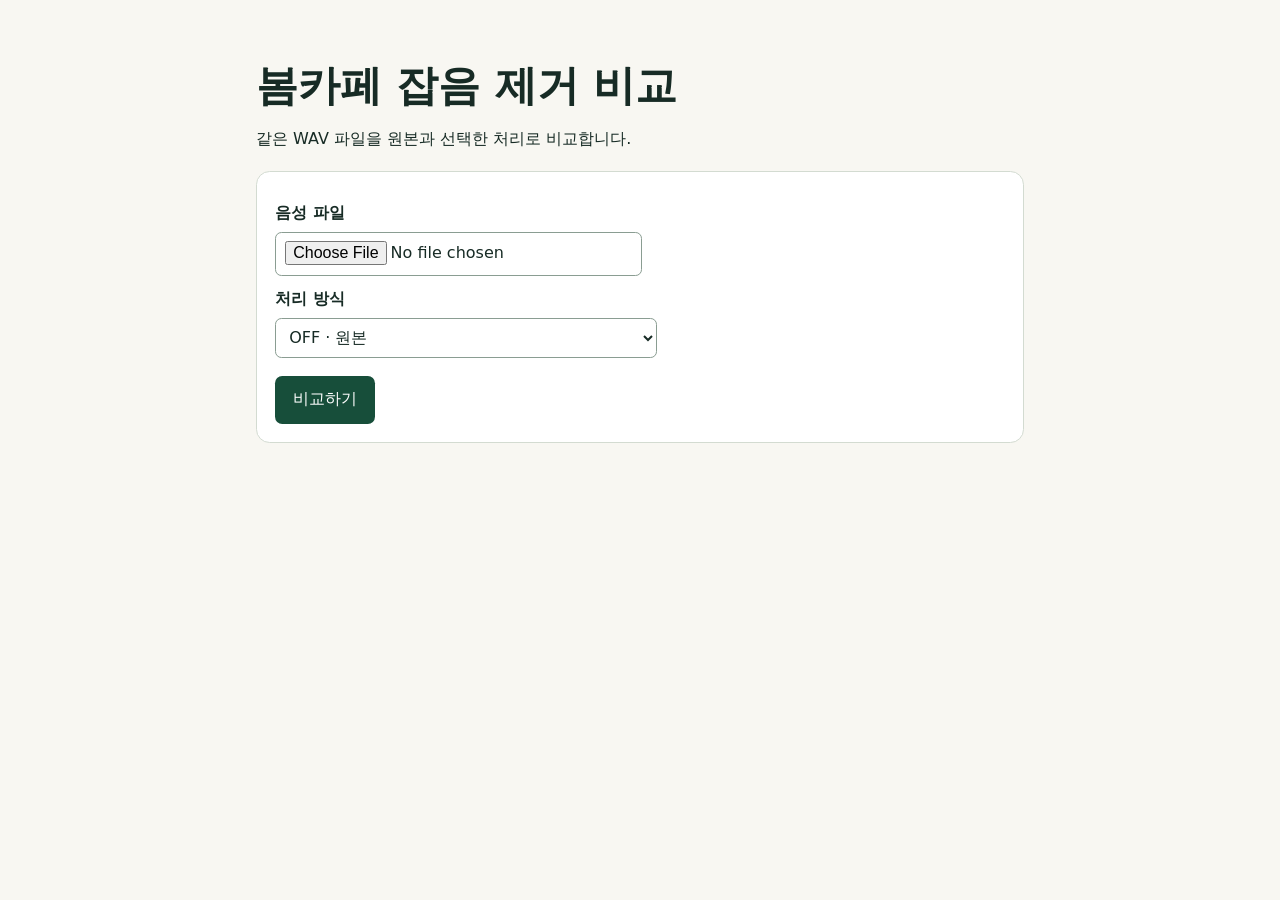
<file: ai/noise-reduction/demo.html>
<!doctype html>
<html lang="ko">
<head><meta charset="utf-8"><meta name="viewport" content="width=device-width, initial-scale=1"><title>봄카페 잡음 제거 비교</title>
<style>
*{box-sizing:border-box}body{margin:0;background:#f8f7f2;color:#172b25;font:1rem/1.55 'Malgun Gothic',system-ui,sans-serif}main{max-width:55rem;margin:auto;padding:clamp(1.25rem,5vw,3.5rem)}h1{font-size:clamp(1.65rem,5vw,2.6rem);line-height:1.2;margin:.3rem 0 1rem}h2{font-size:1.2rem;margin:0 0 .9rem}p{margin:.4rem 0 1.2rem}form,section{background:white;border:1px solid #d3dbd1;border-radius:.85rem;padding:1.15rem;margin:1rem 0}label{display:block;font-weight:bold;margin:.7rem 0 .35rem}select,input,button{font:inherit}select,input[type=file]{max-width:100%;padding:.55rem;border:1px solid #8a9d92;border-radius:.4rem;color:inherit;background:white}button{display:block;margin-top:1.1rem;background:#174e3a;color:white;border:0;border-radius:.45rem;padding:.65rem 1.1rem;min-height:48px}button:disabled{opacity:.6}small{color:#3f544a}.results{display:grid;gap:1rem;grid-template-columns:repeat(2,minmax(0,1fr))}audio{width:100%}.transcript{white-space:pre-wrap;overflow-wrap:anywhere}.error{color:#9b251a}[hidden]{display:none!important}@media(max-width:620px){.results{grid-template-columns:1fr}}
</style></head>
<body><main>
<h1>봄카페 잡음 제거 비교</h1>
<p>같은 WAV 파일을 원본과 선택한 처리로 비교합니다.</p>
<form id="form">
  <label for="wav">음성 파일</label><input id="wav" name="file" type="file" accept=".wav,audio/wav" required>
  <label for="mode">처리 방식</label>
  <select id="mode" name="mode">
    <option value="off">OFF · 원본</option><option value="zipenhancer">ON · ZipEnhancer</option>
    <option value="auto">AUTO · 입력 특징으로 선택 (실험)</option>
    <option value="parallel">병렬 혼합 · ZipEnhancer + MossFormerGAN</option>
    <option value="moss_to_zip">직렬 · MossFormerGAN → ZipEnhancer</option>
    <option value="zip_to_moss">직렬 · ZipEnhancer → MossFormerGAN</option>
    <option value="mossgan">ON · MossFormerGAN</option>
  </select>
  <button id="run">비교하기</button>
</form>
<p id="status" role="status"></p>
<div id="result" hidden>
  <p id="decision"></p>
  <div class="results">
    <section><h2>원본</h2><audio id="original" controls preload="metadata" aria-label="원본 음성"></audio><p id="originalText" class="transcript"></p></section>
    <section><h2>처리 후</h2><audio id="processed" controls preload="metadata" aria-label="처리한 음성"></audio><p id="processedText" class="transcript"></p></section>
  </div>
</div>
</main>
<script>
const byId = id => document.getElementById(id);
let audioUrls = [];
function setAudio(id, encoded) {
  const bytes = Uint8Array.from(atob(encoded), character => character.charCodeAt(0));
  const url = URL.createObjectURL(new Blob([bytes], {type:'audio/wav'}));
  audioUrls.push(url);
  byId(id).src = url;
}
byId('form').addEventListener('submit', async event => {
  event.preventDefault();
  byId('run').disabled = true;
  byId('status').className = '';
  byId('status').textContent = '같은 음성을 두 조건으로 비교하고 있습니다.';
  byId('result').hidden = true;
  for (const url of audioUrls) URL.revokeObjectURL(url);
  audioUrls = [];
  try {
    const response = await fetch('/compare', {method:'POST', body:new FormData(event.currentTarget)});
    const data = await response.json();
    if (!response.ok) throw new Error(typeof data.detail === 'string' ? data.detail : '파일이나 처리 설정을 확인해주세요.');
    setAudio('original', data.off_wav);
    setAudio('processed', data.processed_wav);
    const decisions = {digital_silence:'디지털 무음',outside_evaluated_duration:'평가한 길이 범위 밖',experimental_energy_ratio:'프레임 에너지 비율'};
    const reason = decisions[data.decision.reason];
    byId('decision').textContent = `실제 적용 ${data.selected} · 음성 처리 ${data.processing_seconds.toFixed(3)}초${reason ? ` · 선택 기준 ${reason}` : ''}`;
    byId('originalText').textContent = data.stt ? (data.stt[0].text || '(인식 결과 없음)') : 'SenseVoice를 설정하면 인식 문장을 표시합니다.';
    byId('processedText').textContent = data.stt ? (data.stt[1].text || '(인식 결과 없음)') : '';
    byId('status').textContent = '비교를 완료했습니다.';
    byId('result').hidden = false;
  } catch (error) {
    byId('status').className = 'error';
    byId('status').textContent = error.message;
  } finally {
    byId('run').disabled = false;
  }
});
</script></body></html>
</file>
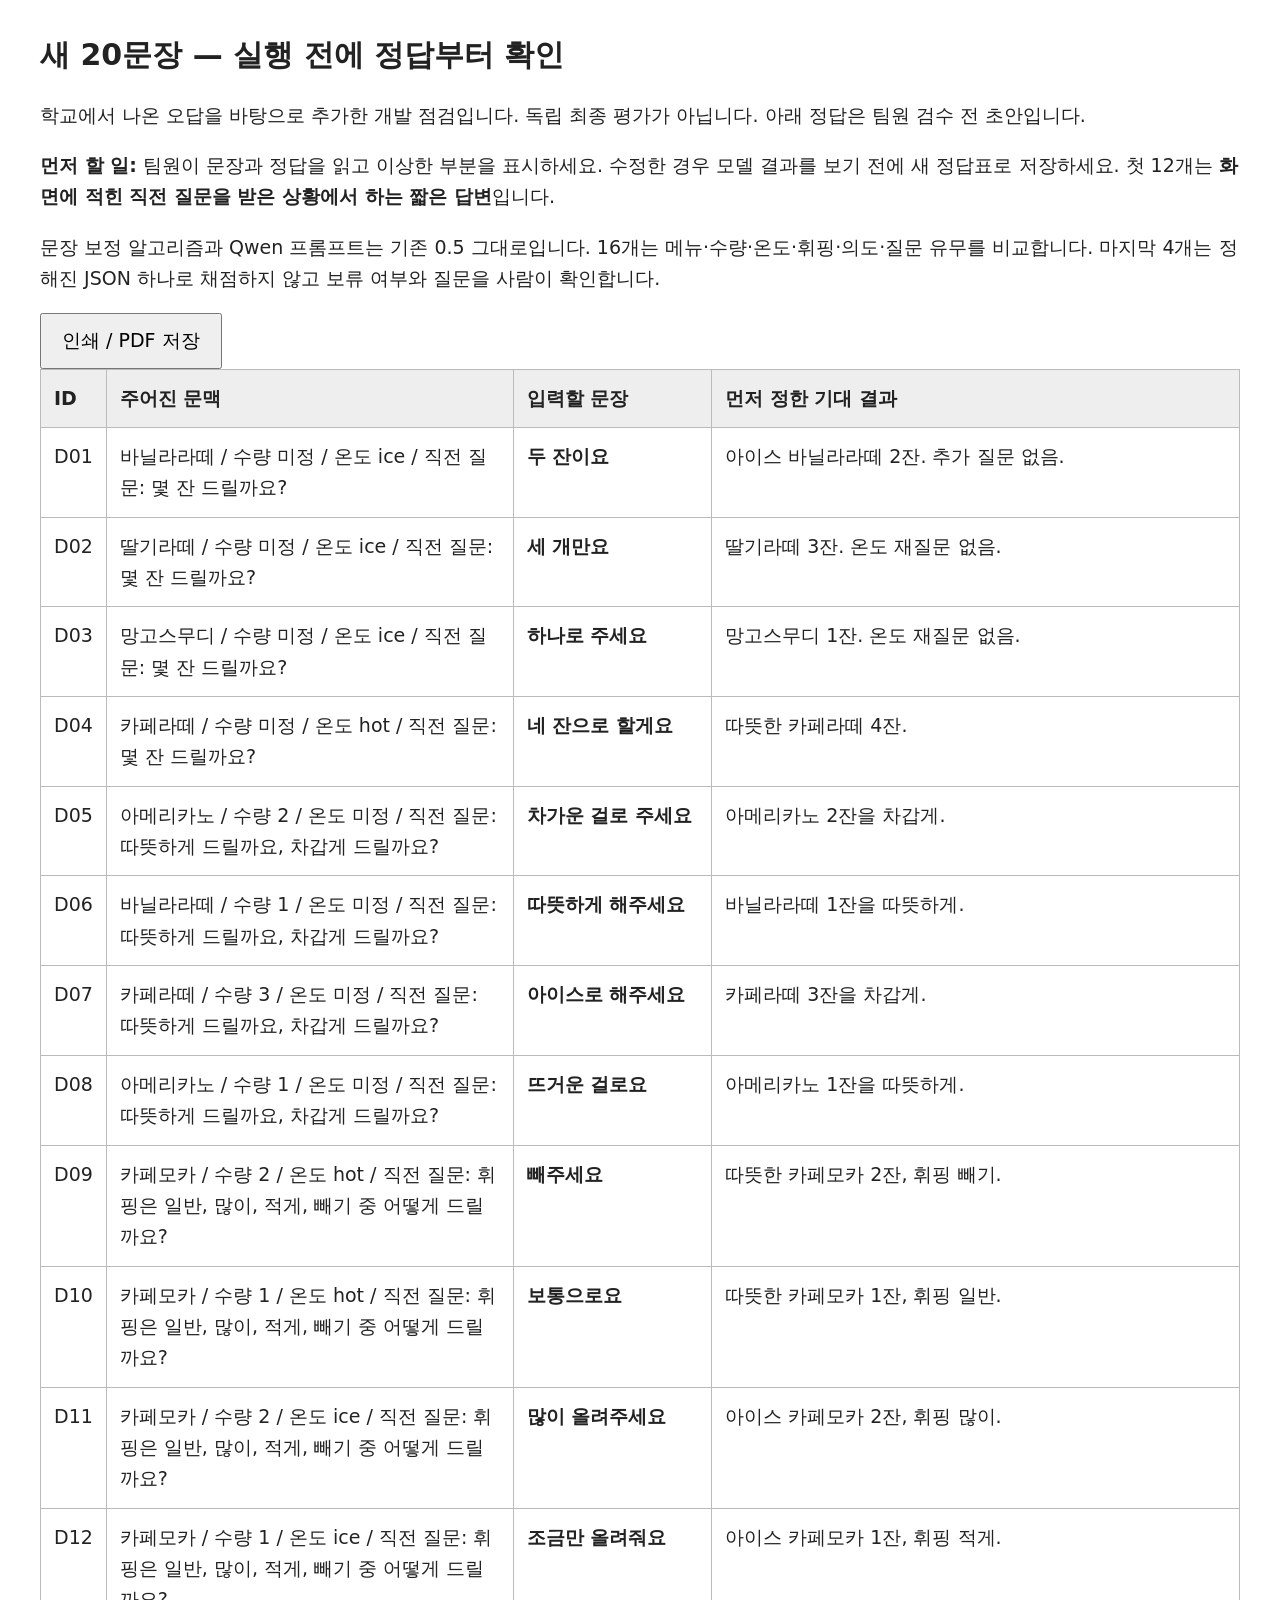
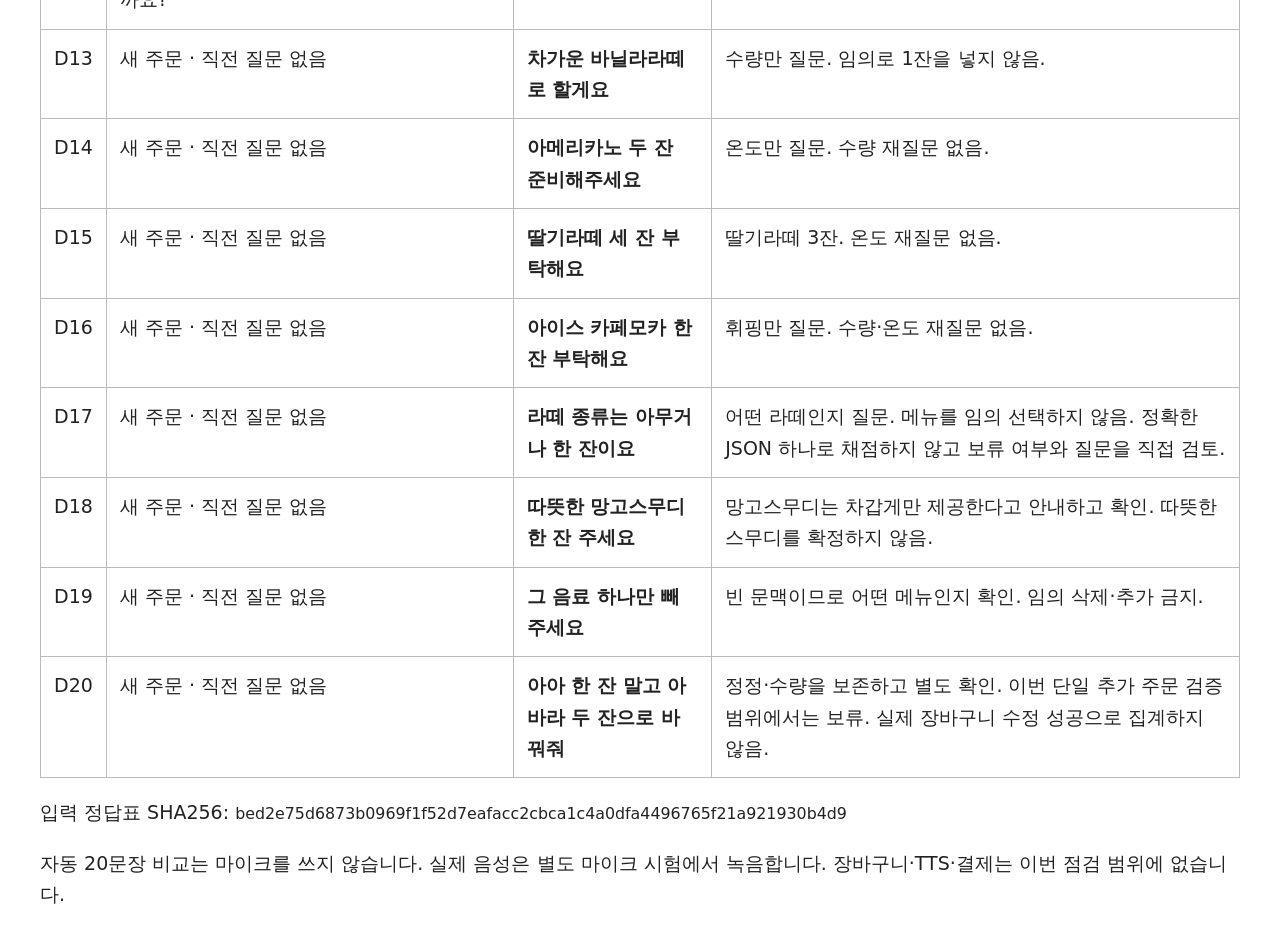
<file: ai/text-review/새20문장_정답먼저보기.html>
<!doctype html><html lang="ko"><meta charset="utf-8"><meta name="viewport" content="width=device-width"><title>새 20문장 · 먼저 정답 확인</title><style>body{font:19px/1.65 system-ui,sans-serif;color:#222;background:#fff;margin:30px auto;max-width:1200px;padding:0 22px}h1{font-size:30px}table{border-collapse:collapse;width:100%}th,td{border:1px solid #bbb;padding:13px;text-align:left;vertical-align:top}th{background:#eee}small{word-break:break-all}button{font:inherit;padding:10px 20px}@media print{button{display:none}tr{break-inside:avoid}body{font-size:12px}}</style><h1>새 20문장 — 실행 전에 정답부터 확인</h1><p>학교에서 나온 오답을 바탕으로 추가한 개발 점검입니다. 독립 최종 평가가 아닙니다. 아래 정답은 팀원 검수 전 초안입니다.</p><p><b>먼저 할 일:</b> 팀원이 문장과 정답을 읽고 이상한 부분을 표시하세요. 수정한 경우 모델 결과를 보기 전에 새 정답표로 저장하세요. 첫 12개는 <b>화면에 적힌 직전 질문을 받은 상황에서 하는 짧은 답변</b>입니다.</p><p>문장 보정 알고리즘과 Qwen 프롬프트는 기존 0.5 그대로입니다. 16개는 메뉴·수량·온도·휘핑·의도·질문 유무를 비교합니다. 마지막 4개는 정해진 JSON 하나로 채점하지 않고 보류 여부와 질문을 사람이 확인합니다.</p><button onclick="print()">인쇄 / PDF 저장</button><table><thead><tr><th>ID</th><th>주어진 문맥</th><th>입력할 문장</th><th>먼저 정한 기대 결과</th></tr></thead><tbody><tr><td>D01</td><td>바닐라라떼 / 수량 미정 / 온도 ice / 직전 질문: 몇 잔 드릴까요?</td><td><strong>두 잔이요</strong></td><td>아이스 바닐라라떼 2잔. 추가 질문 없음.</td></tr><tr><td>D02</td><td>딸기라떼 / 수량 미정 / 온도 ice / 직전 질문: 몇 잔 드릴까요?</td><td><strong>세 개만요</strong></td><td>딸기라떼 3잔. 온도 재질문 없음.</td></tr><tr><td>D03</td><td>망고스무디 / 수량 미정 / 온도 ice / 직전 질문: 몇 잔 드릴까요?</td><td><strong>하나로 주세요</strong></td><td>망고스무디 1잔. 온도 재질문 없음.</td></tr><tr><td>D04</td><td>카페라떼 / 수량 미정 / 온도 hot / 직전 질문: 몇 잔 드릴까요?</td><td><strong>네 잔으로 할게요</strong></td><td>따뜻한 카페라떼 4잔.</td></tr><tr><td>D05</td><td>아메리카노 / 수량 2 / 온도 미정 / 직전 질문: 따뜻하게 드릴까요, 차갑게 드릴까요?</td><td><strong>차가운 걸로 주세요</strong></td><td>아메리카노 2잔을 차갑게.</td></tr><tr><td>D06</td><td>바닐라라떼 / 수량 1 / 온도 미정 / 직전 질문: 따뜻하게 드릴까요, 차갑게 드릴까요?</td><td><strong>따뜻하게 해주세요</strong></td><td>바닐라라떼 1잔을 따뜻하게.</td></tr><tr><td>D07</td><td>카페라떼 / 수량 3 / 온도 미정 / 직전 질문: 따뜻하게 드릴까요, 차갑게 드릴까요?</td><td><strong>아이스로 해주세요</strong></td><td>카페라떼 3잔을 차갑게.</td></tr><tr><td>D08</td><td>아메리카노 / 수량 1 / 온도 미정 / 직전 질문: 따뜻하게 드릴까요, 차갑게 드릴까요?</td><td><strong>뜨거운 걸로요</strong></td><td>아메리카노 1잔을 따뜻하게.</td></tr><tr><td>D09</td><td>카페모카 / 수량 2 / 온도 hot / 직전 질문: 휘핑은 일반, 많이, 적게, 빼기 중 어떻게 드릴까요?</td><td><strong>빼주세요</strong></td><td>따뜻한 카페모카 2잔, 휘핑 빼기.</td></tr><tr><td>D10</td><td>카페모카 / 수량 1 / 온도 hot / 직전 질문: 휘핑은 일반, 많이, 적게, 빼기 중 어떻게 드릴까요?</td><td><strong>보통으로요</strong></td><td>따뜻한 카페모카 1잔, 휘핑 일반.</td></tr><tr><td>D11</td><td>카페모카 / 수량 2 / 온도 ice / 직전 질문: 휘핑은 일반, 많이, 적게, 빼기 중 어떻게 드릴까요?</td><td><strong>많이 올려주세요</strong></td><td>아이스 카페모카 2잔, 휘핑 많이.</td></tr><tr><td>D12</td><td>카페모카 / 수량 1 / 온도 ice / 직전 질문: 휘핑은 일반, 많이, 적게, 빼기 중 어떻게 드릴까요?</td><td><strong>조금만 올려줘요</strong></td><td>아이스 카페모카 1잔, 휘핑 적게.</td></tr><tr><td>D13</td><td>새 주문 · 직전 질문 없음</td><td><strong>차가운 바닐라라떼로 할게요</strong></td><td>수량만 질문. 임의로 1잔을 넣지 않음.</td></tr><tr><td>D14</td><td>새 주문 · 직전 질문 없음</td><td><strong>아메리카노 두 잔 준비해주세요</strong></td><td>온도만 질문. 수량 재질문 없음.</td></tr><tr><td>D15</td><td>새 주문 · 직전 질문 없음</td><td><strong>딸기라떼 세 잔 부탁해요</strong></td><td>딸기라떼 3잔. 온도 재질문 없음.</td></tr><tr><td>D16</td><td>새 주문 · 직전 질문 없음</td><td><strong>아이스 카페모카 한 잔 부탁해요</strong></td><td>휘핑만 질문. 수량·온도 재질문 없음.</td></tr><tr><td>D17</td><td>새 주문 · 직전 질문 없음</td><td><strong>라떼 종류는 아무거나 한 잔이요</strong></td><td>어떤 라떼인지 질문. 메뉴를 임의 선택하지 않음. 정확한 JSON 하나로 채점하지 않고 보류 여부와 질문을 직접 검토.</td></tr><tr><td>D18</td><td>새 주문 · 직전 질문 없음</td><td><strong>따뜻한 망고스무디 한 잔 주세요</strong></td><td>망고스무디는 차갑게만 제공한다고 안내하고 확인. 따뜻한 스무디를 확정하지 않음.</td></tr><tr><td>D19</td><td>새 주문 · 직전 질문 없음</td><td><strong>그 음료 하나만 빼주세요</strong></td><td>빈 문맥이므로 어떤 메뉴인지 확인. 임의 삭제·추가 금지.</td></tr><tr><td>D20</td><td>새 주문 · 직전 질문 없음</td><td><strong>아아 한 잔 말고 아바라 두 잔으로 바꿔줘</strong></td><td>정정·수량을 보존하고 별도 확인. 이번 단일 추가 주문 검증 범위에서는 보류. 실제 장바구니 수정 성공으로 집계하지 않음.</td></tr></tbody></table><p>입력 정답표 SHA256: <small>bed2e75d6873b0969f1f52d7eafacc2cbca1c4a0dfa4496765f21a921930b4d9</small></p><p>자동 20문장 비교는 마이크를 쓰지 않습니다. 실제 음성은 별도 마이크 시험에서 녹음합니다. 장바구니·TTS·결제는 이번 점검 범위에 없습니다.</p></html>
</file>
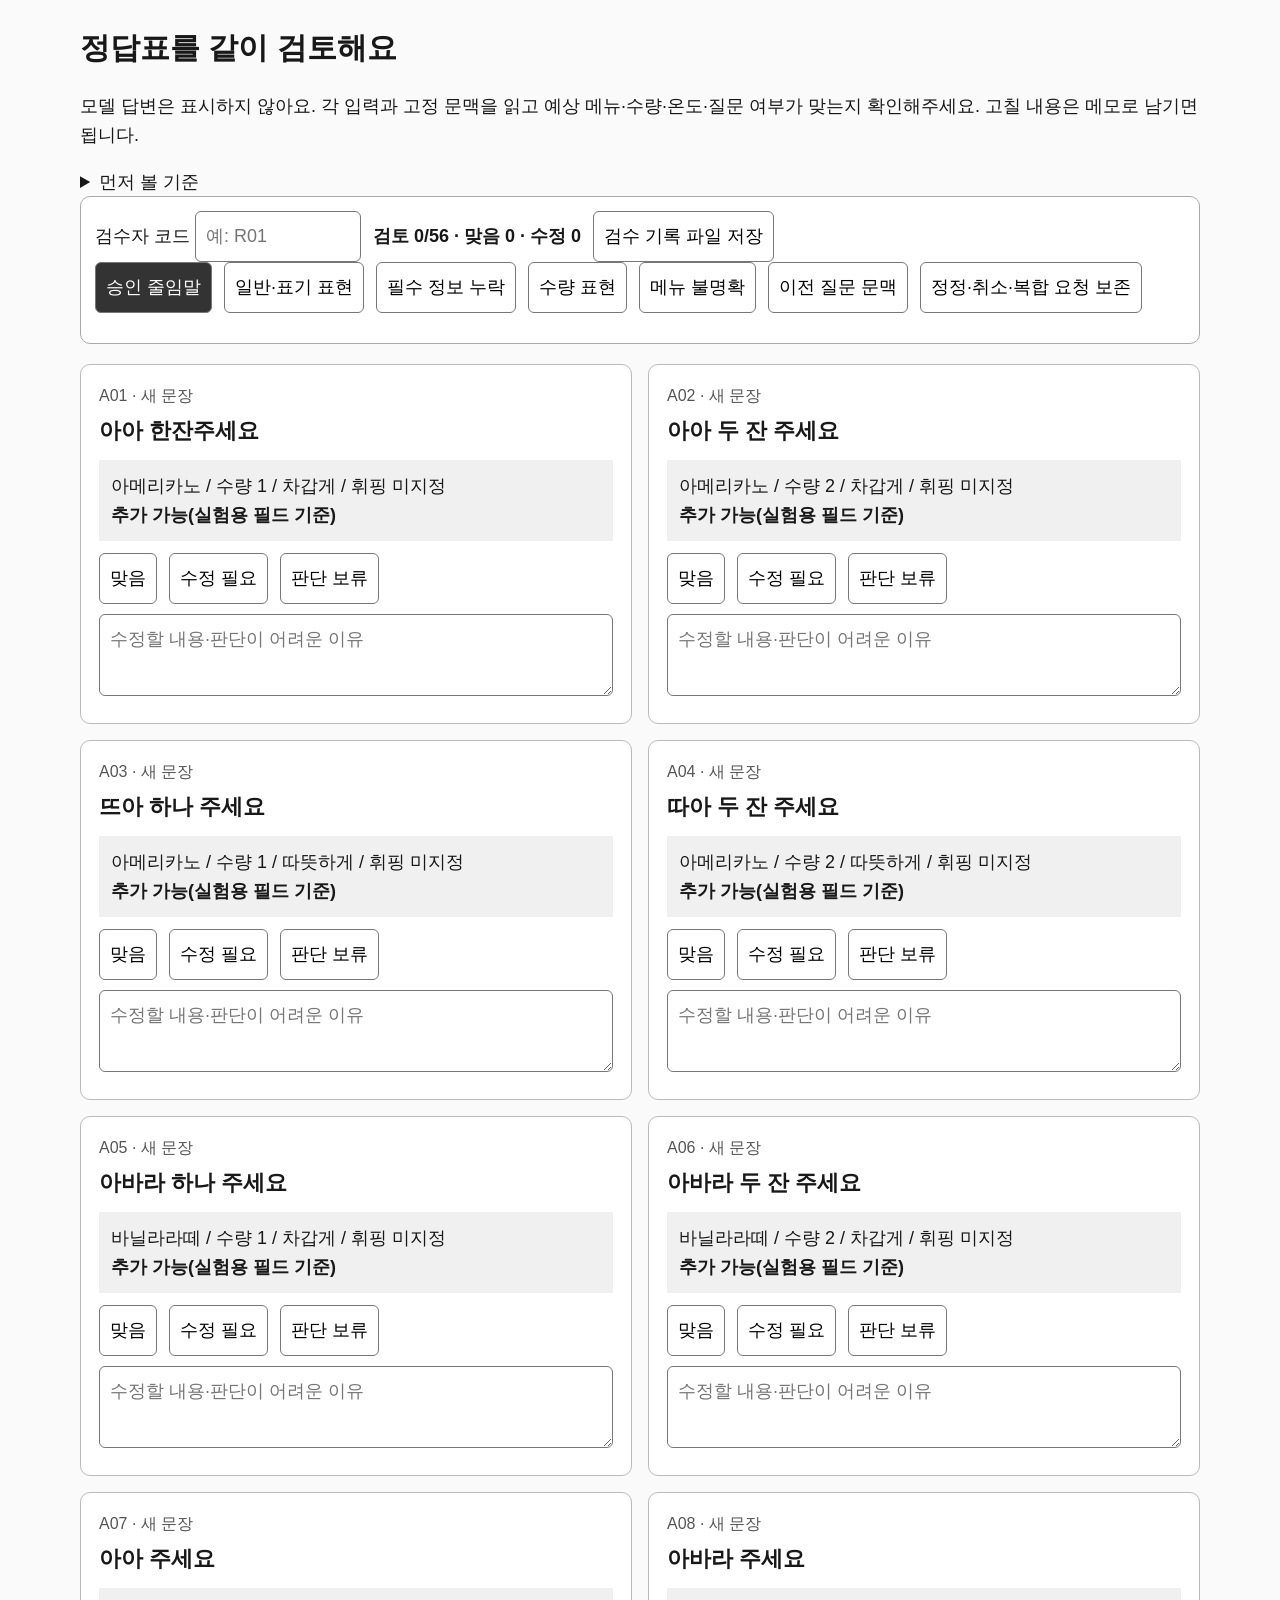
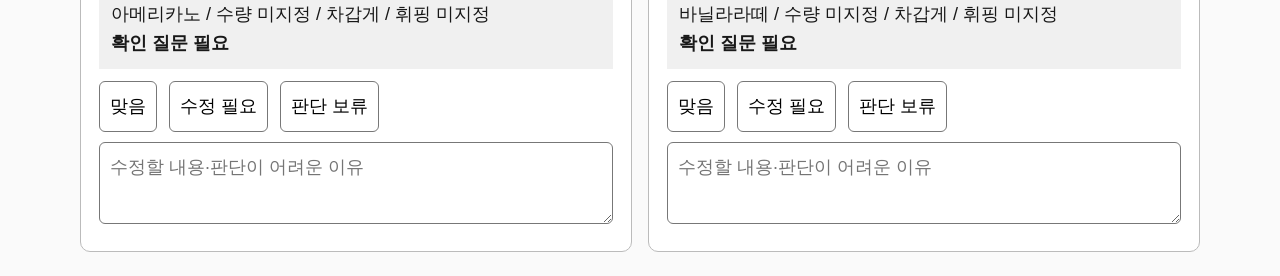
<file: ai/text-review/정답표_검토용.html>
<!doctype html><html lang="ko"><meta charset="utf-8"><meta name="viewport" content="width=device-width,initial-scale=1"><title>봄카페 · 정답표 검수</title>
<style>body{max-width:1120px;margin:24px auto;padding:0 20px;font:18px/1.6 "Malgun Gothic",sans-serif;color:#181818;background:#fafafa}h1{font-size:30px}.bar{position:sticky;top:0;background:white;border:1px solid #aaa;border-radius:10px;padding:14px;z-index:2}.row{display:flex;gap:12px;flex-wrap:wrap;align-items:center}button,input,textarea{font:inherit;padding:10px;border:1px solid #777;border-radius:6px}button{cursor:pointer;background:#fff;min-height:48px}button.active{color:white;background:#333}.grid{display:grid;grid-template-columns:1fr 1fr;gap:16px;margin:20px 0}.card{background:white;border:1px solid #bbb;border-radius:10px;padding:18px}.card h2{font-size:22px;margin:4px 0}.muted{color:#555;font-size:16px}.expected{background:#f0f0f0;padding:12px;margin:12px 0}textarea{width:calc(100% - 22px);margin-top:10px;min-height:60px}#status{font-weight:bold}#message{white-space:pre-wrap}@media(max-width:750px){.grid{grid-template-columns:1fr}}</style>
<h1>정답표를 같이 검토해요</h1><p>모델 답변은 표시하지 않아요. 각 입력과 고정 문맥을 읽고 예상 메뉴·수량·온도·질문 여부가 맞는지 확인해주세요. 고칠 내용은 메모로 남기면 됩니다.</p>
<details><summary>먼저 볼 기준</summary><ul><li>수량을 말하지 않으면 질문. 이번 실험 범위는 1~9잔.</li><li>딸기라떼·망고스무디는 차갑게만 제공. 온도 재질문 생략.</li><li>카페모카의 누락 질문 순서는 수량 → 온도 → 휘핑.</li><li>아아/뜨아/따아/아바라만 승인된 줄임말.</li><li>사이즈는 기본, 단일 채점 사례의 특이 제조 메모는 빈 값.</li><li>모호한 메뉴 4개·복합 요청 8개는 모델 정답률 채점 제외.</li><li>이 검수는 개발 자료 검토입니다. 새 음성·독립 최종 시험셋 검증으로 표시하지 않습니다.</li></ul></details>
<div class="bar"><div class="row"><label>검수자 코드 <input id="reviewer" placeholder="예: R01" maxlength="40" size="12"></label><span id="status"></span><button id="save">검수 기록 파일 저장</button></div><div id="tabs" class="row"></div><p id="message" class="muted"></p></div><div id="cards" class="grid"></div>
<script id="data" type="application/json">{"dataset": {"version": "bom-review-dev-cases-1.0", "source_kind": "constructed_text_development", "annotation_status": "사용자와 정한 주문 정책에 따라 작성한 개발용 정답 초안. 팀원의 독립 검수 전이며 최종 시험셋이 아니다.", "scope": "마이크/STT를 실행하지 않는다. 새 음성 데이터나 고령자 성능 평가로 해석하지 않는다. 메뉴 불명확 4건과 복합 요청 8건은 모델 정답률 채점 제외.", "case_count": 56, "cases": [{"id": "A01", "category": "승인 줄임말", "text": "아아 한잔주세요", "context": "none", "source_kind": "constructed_text_development", "expected_model": {"intent": "add", "items": [{"menu_id": "americano", "quantity": 1, "temperature": "ice", "size": "regular", "whipped_cream": null, "custom_note": ""}], "needs_clarification": false, "question_required": false}, "must_block": false, "note": "", "preserve_tokens": []}, {"id": "A02", "category": "승인 줄임말", "text": "아아 두 잔 주세요", "context": "none", "source_kind": "constructed_text_development", "expected_model": {"intent": "add", "items": [{"menu_id": "americano", "quantity": 2, "temperature": "ice", "size": "regular", "whipped_cream": null, "custom_note": ""}], "needs_clarification": false, "question_required": false}, "must_block": false, "note": "", "preserve_tokens": []}, {"id": "A03", "category": "승인 줄임말", "text": "뜨아 하나 주세요", "context": "none", "source_kind": "constructed_text_development", "expected_model": {"intent": "add", "items": [{"menu_id": "americano", "quantity": 1, "temperature": "hot", "size": "regular", "whipped_cream": null, "custom_note": ""}], "needs_clarification": false, "question_required": false}, "must_block": false, "note": "", "preserve_tokens": []}, {"id": "A04", "category": "승인 줄임말", "text": "따아 두 잔 주세요", "context": "none", "source_kind": "constructed_text_development", "expected_model": {"intent": "add", "items": [{"menu_id": "americano", "quantity": 2, "temperature": "hot", "size": "regular", "whipped_cream": null, "custom_note": ""}], "needs_clarification": false, "question_required": false}, "must_block": false, "note": "", "preserve_tokens": []}, {"id": "A05", "category": "승인 줄임말", "text": "아바라 하나 주세요", "context": "none", "source_kind": "constructed_text_development", "expected_model": {"intent": "add", "items": [{"menu_id": "vanilla_latte", "quantity": 1, "temperature": "ice", "size": "regular", "whipped_cream": null, "custom_note": ""}], "needs_clarification": false, "question_required": false}, "must_block": false, "note": "", "preserve_tokens": []}, {"id": "A06", "category": "승인 줄임말", "text": "아바라 두 잔 주세요", "context": "none", "source_kind": "constructed_text_development", "expected_model": {"intent": "add", "items": [{"menu_id": "vanilla_latte", "quantity": 2, "temperature": "ice", "size": "regular", "whipped_cream": null, "custom_note": ""}], "needs_clarification": false, "question_required": false}, "must_block": false, "note": "", "preserve_tokens": []}, {"id": "A07", "category": "승인 줄임말", "text": "아아 주세요", "context": "none", "source_kind": "constructed_text_development", "expected_model": {"intent": "clarify", "items": [{"menu_id": "americano", "quantity": null, "temperature": "ice", "size": "regular", "whipped_cream": null, "custom_note": ""}], "needs_clarification": true, "question_required": true}, "must_block": true, "note": "", "preserve_tokens": []}, {"id": "A08", "category": "승인 줄임말", "text": "아바라 주세요", "context": "none", "source_kind": "constructed_text_development", "expected_model": {"intent": "clarify", "items": [{"menu_id": "vanilla_latte", "quantity": null, "temperature": "ice", "size": "regular", "whipped_cream": null, "custom_note": ""}], "needs_clarification": true, "question_required": true}, "must_block": true, "note": "", "preserve_tokens": []}, {"id": "N01", "category": "일반·표기 표현", "text": "아이스 아메리카노 한 잔 주세요", "context": "none", "source_kind": "constructed_text_development", "expected_model": {"intent": "add", "items": [{"menu_id": "americano", "quantity": 1, "temperature": "ice", "size": "regular", "whipped_cream": null, "custom_note": ""}], "needs_clarification": false, "question_required": false}, "must_block": false, "note": "", "preserve_tokens": []}, {"id": "N02", "category": "일반·표기 표현", "text": "따뜻한 아메리카노 두 잔 주세요", "context": "none", "source_kind": "constructed_text_development", "expected_model": {"intent": "add", "items": [{"menu_id": "americano", "quantity": 2, "temperature": "hot", "size": "regular", "whipped_cream": null, "custom_note": ""}], "needs_clarification": false, "question_required": false}, "must_block": false, "note": "", "preserve_tokens": []}, {"id": "N03", "category": "일반·표기 표현", "text": "차가운 카페라떼 한 잔 주세요", "context": "none", "source_kind": "constructed_text_development", "expected_model": {"intent": "add", "items": [{"menu_id": "cafe_latte", "quantity": 1, "temperature": "ice", "size": "regular", "whipped_cream": null, "custom_note": ""}], "needs_clarification": false, "question_required": false}, "must_block": false, "note": "", "preserve_tokens": []}, {"id": "N04", "category": "일반·표기 표현", "text": "카페라테 따뜻하게 두 잔 주세요", "context": "none", "source_kind": "constructed_text_development", "expected_model": {"intent": "add", "items": [{"menu_id": "cafe_latte", "quantity": 2, "temperature": "hot", "size": "regular", "whipped_cream": null, "custom_note": ""}], "needs_clarification": false, "question_required": false}, "must_block": false, "note": "", "preserve_tokens": []}, {"id": "N05", "category": "일반·표기 표현", "text": "아이스 바닐라라떼 세 잔 주세요", "context": "none", "source_kind": "constructed_text_development", "expected_model": {"intent": "add", "items": [{"menu_id": "vanilla_latte", "quantity": 3, "temperature": "ice", "size": "regular", "whipped_cream": null, "custom_note": ""}], "needs_clarification": false, "question_required": false}, "must_block": false, "note": "", "preserve_tokens": []}, {"id": "N06", "category": "일반·표기 표현", "text": "딸기 라떼 두 잔 주세요", "context": "none", "source_kind": "constructed_text_development", "expected_model": {"intent": "add", "items": [{"menu_id": "strawberry_latte", "quantity": 2, "temperature": "ice", "size": "regular", "whipped_cream": null, "custom_note": ""}], "needs_clarification": false, "question_required": false}, "must_block": false, "note": "", "preserve_tokens": []}, {"id": "N07", "category": "일반·표기 표현", "text": "망고 스무디 한 잔 주세요", "context": "none", "source_kind": "constructed_text_development", "expected_model": {"intent": "add", "items": [{"menu_id": "mango_smoothie", "quantity": 1, "temperature": "ice", "size": "regular", "whipped_cream": null, "custom_note": ""}], "needs_clarification": false, "question_required": false}, "must_block": false, "note": "", "preserve_tokens": []}, {"id": "N08", "category": "일반·표기 표현", "text": "따뜻한 카페모카 한 잔 휘핑 빼고 주세요", "context": "none", "source_kind": "constructed_text_development", "expected_model": {"intent": "add", "items": [{"menu_id": "cafe_mocha", "quantity": 1, "temperature": "hot", "size": "regular", "whipped_cream": "none", "custom_note": ""}], "needs_clarification": false, "question_required": false}, "must_block": false, "note": "", "preserve_tokens": []}, {"id": "F01", "category": "필수 정보 누락", "text": "아메리카노 주세요", "context": "none", "source_kind": "constructed_text_development", "expected_model": {"intent": "clarify", "items": [{"menu_id": "americano", "quantity": null, "temperature": null, "size": "regular", "whipped_cream": null, "custom_note": ""}], "needs_clarification": true, "question_required": true}, "must_block": true, "note": "", "preserve_tokens": []}, {"id": "F02", "category": "필수 정보 누락", "text": "아이스 아메리카노 주세요", "context": "none", "source_kind": "constructed_text_development", "expected_model": {"intent": "clarify", "items": [{"menu_id": "americano", "quantity": null, "temperature": "ice", "size": "regular", "whipped_cream": null, "custom_note": ""}], "needs_clarification": true, "question_required": true}, "must_block": true, "note": "", "preserve_tokens": []}, {"id": "F03", "category": "필수 정보 누락", "text": "카페라떼 한 잔 주세요", "context": "none", "source_kind": "constructed_text_development", "expected_model": {"intent": "clarify", "items": [{"menu_id": "cafe_latte", "quantity": 1, "temperature": null, "size": "regular", "whipped_cream": null, "custom_note": ""}], "needs_clarification": true, "question_required": true}, "must_block": true, "note": "", "preserve_tokens": []}, {"id": "F04", "category": "필수 정보 누락", "text": "바닐라라떼 두 잔 주세요", "context": "none", "source_kind": "constructed_text_development", "expected_model": {"intent": "clarify", "items": [{"menu_id": "vanilla_latte", "quantity": 2, "temperature": null, "size": "regular", "whipped_cream": null, "custom_note": ""}], "needs_clarification": true, "question_required": true}, "must_block": true, "note": "", "preserve_tokens": []}, {"id": "F05", "category": "필수 정보 누락", "text": "딸기라떼 주세요", "context": "none", "source_kind": "constructed_text_development", "expected_model": {"intent": "clarify", "items": [{"menu_id": "strawberry_latte", "quantity": null, "temperature": "ice", "size": "regular", "whipped_cream": null, "custom_note": ""}], "needs_clarification": true, "question_required": true}, "must_block": true, "note": "", "preserve_tokens": []}, {"id": "F06", "category": "필수 정보 누락", "text": "망고스무디 주세요", "context": "none", "source_kind": "constructed_text_development", "expected_model": {"intent": "clarify", "items": [{"menu_id": "mango_smoothie", "quantity": null, "temperature": "ice", "size": "regular", "whipped_cream": null, "custom_note": ""}], "needs_clarification": true, "question_required": true}, "must_block": true, "note": "", "preserve_tokens": []}, {"id": "F07", "category": "필수 정보 누락", "text": "아이스 카페모카 한 잔 주세요", "context": "none", "source_kind": "constructed_text_development", "expected_model": {"intent": "clarify", "items": [{"menu_id": "cafe_mocha", "quantity": 1, "temperature": "ice", "size": "regular", "whipped_cream": null, "custom_note": ""}], "needs_clarification": true, "question_required": true}, "must_block": true, "note": "", "preserve_tokens": []}, {"id": "F08", "category": "필수 정보 누락", "text": "카페모카 한 잔 주세요", "context": "none", "source_kind": "constructed_text_development", "expected_model": {"intent": "clarify", "items": [{"menu_id": "cafe_mocha", "quantity": 1, "temperature": null, "size": "regular", "whipped_cream": null, "custom_note": ""}], "needs_clarification": true, "question_required": true}, "must_block": true, "note": "", "preserve_tokens": []}, {"id": "Q01", "category": "수량 표현", "text": "딸기라떼 두대주세요", "context": "none", "source_kind": "constructed_text_development", "expected_model": {"intent": "clarify", "items": [{"menu_id": "strawberry_latte", "quantity": 2, "temperature": "ice", "size": "regular", "whipped_cream": null, "custom_note": ""}], "needs_clarification": true, "question_required": true}, "must_block": true, "note": "", "preserve_tokens": []}, {"id": "Q02", "category": "수량 표현", "text": "망고스무디 2병 주세요", "context": "none", "source_kind": "constructed_text_development", "expected_model": {"intent": "clarify", "items": [{"menu_id": "mango_smoothie", "quantity": 2, "temperature": "ice", "size": "regular", "whipped_cream": null, "custom_note": ""}], "needs_clarification": true, "question_required": true}, "must_block": true, "note": "", "preserve_tokens": []}, {"id": "Q03", "category": "수량 표현", "text": "딸기라떼 두 개 주세요", "context": "none", "source_kind": "constructed_text_development", "expected_model": {"intent": "add", "items": [{"menu_id": "strawberry_latte", "quantity": 2, "temperature": "ice", "size": "regular", "whipped_cream": null, "custom_note": ""}], "needs_clarification": false, "question_required": false}, "must_block": false, "note": "", "preserve_tokens": []}, {"id": "Q04", "category": "수량 표현", "text": "망고스무디 세 컵 주세요", "context": "none", "source_kind": "constructed_text_development", "expected_model": {"intent": "add", "items": [{"menu_id": "mango_smoothie", "quantity": 3, "temperature": "ice", "size": "regular", "whipped_cream": null, "custom_note": ""}], "needs_clarification": false, "question_required": false}, "must_block": false, "note": "", "preserve_tokens": []}, {"id": "Q05", "category": "수량 표현", "text": "아이스 아메리카노 2잔 주세요", "context": "none", "source_kind": "constructed_text_development", "expected_model": {"intent": "add", "items": [{"menu_id": "americano", "quantity": 2, "temperature": "ice", "size": "regular", "whipped_cream": null, "custom_note": ""}], "needs_clarification": false, "question_required": false}, "must_block": false, "note": "", "preserve_tokens": []}, {"id": "Q06", "category": "수량 표현", "text": "따뜻한 카페라떼 네 잔 주세요", "context": "none", "source_kind": "constructed_text_development", "expected_model": {"intent": "add", "items": [{"menu_id": "cafe_latte", "quantity": 4, "temperature": "hot", "size": "regular", "whipped_cream": null, "custom_note": ""}], "needs_clarification": false, "question_required": false}, "must_block": false, "note": "", "preserve_tokens": []}, {"id": "Q07", "category": "수량 표현", "text": "망고스무디 10잔 주세요", "context": "none", "source_kind": "constructed_text_development", "expected_model": {"intent": "clarify", "items": [{"menu_id": "mango_smoothie", "quantity": 10, "temperature": "ice", "size": "regular", "whipped_cream": null, "custom_note": ""}], "needs_clarification": true, "question_required": true}, "must_block": true, "note": "", "preserve_tokens": []}, {"id": "Q08", "category": "수량 표현", "text": "따뜻한 아메리카노 두 명 주세요", "context": "none", "source_kind": "constructed_text_development", "expected_model": {"intent": "clarify", "items": [{"menu_id": "americano", "quantity": 2, "temperature": "hot", "size": "regular", "whipped_cream": null, "custom_note": ""}], "needs_clarification": true, "question_required": true}, "must_block": true, "note": "", "preserve_tokens": []}, {"id": "M01", "category": "메뉴 불명확", "text": "밀크쉐이크 주세요", "context": "none", "source_kind": "constructed_text_development", "expected_model": {"intent": "clarify", "items": [], "needs_clarification": true, "question_required": true}, "must_block": true, "note": "", "preserve_tokens": []}, {"id": "M02", "category": "메뉴 불명확", "text": "라떼 한 잔 주세요", "context": "none", "source_kind": "constructed_text_development", "expected_model": {"intent": "clarify", "items": [], "needs_clarification": true, "question_required": true}, "must_block": true, "note": "", "preserve_tokens": []}, {"id": "M03", "category": "메뉴 불명확", "text": "스무디 두 잔 주세요", "context": "none", "source_kind": "constructed_text_development", "expected_model": {"intent": "clarify", "items": [], "needs_clarification": true, "question_required": true}, "must_block": true, "note": "", "preserve_tokens": []}, {"id": "M04", "category": "메뉴 불명확", "text": "아라 하나 주세요", "context": "none", "source_kind": "constructed_text_development", "expected_model": {"intent": "clarify", "items": [], "needs_clarification": true, "question_required": true}, "must_block": true, "note": "", "preserve_tokens": []}, {"id": "M05", "category": "메뉴 불명확", "text": "아메리카너 한 잔 주세요", "context": "none", "source_kind": "constructed_text_development", "expected_model": null, "must_block": true, "note": "원문만으로 정답 메뉴를 단정하지 않는다. 모델 정답률 채점은 제외하고 확인 없는 자동 수락 여부만 검사한다.", "preserve_tokens": []}, {"id": "M06", "category": "메뉴 불명확", "text": "아이스 아메리카너 한 잔 주세요", "context": "none", "source_kind": "constructed_text_development", "expected_model": null, "must_block": true, "note": "원문만으로 정답 메뉴를 단정하지 않는다. 모델 정답률 채점은 제외하고 확인 없는 자동 수락 여부만 검사한다.", "preserve_tokens": []}, {"id": "M07", "category": "메뉴 불명확", "text": "딸기한테 두 잔 주세요", "context": "none", "source_kind": "constructed_text_development", "expected_model": null, "must_block": true, "note": "원문만으로 정답 메뉴를 단정하지 않는다. 모델 정답률 채점은 제외하고 확인 없는 자동 수락 여부만 검사한다.", "preserve_tokens": []}, {"id": "M08", "category": "메뉴 불명확", "text": "아봐라 한 잔 주세요", "context": "none", "source_kind": "constructed_text_development", "expected_model": null, "must_block": true, "note": "원문만으로 정답 메뉴를 단정하지 않는다. 모델 정답률 채점은 제외하고 확인 없는 자동 수락 여부만 검사한다.", "preserve_tokens": []}, {"id": "C01", "category": "이전 질문 문맥", "text": "한 개요", "context": "quantity", "source_kind": "constructed_text_development", "expected_model": {"intent": "add", "items": [{"menu_id": "americano", "quantity": 1, "temperature": "ice", "size": "regular", "whipped_cream": null, "custom_note": ""}], "needs_clarification": false, "question_required": false}, "must_block": false, "note": "", "preserve_tokens": []}, {"id": "C02", "category": "이전 질문 문맥", "text": "둘이요", "context": "quantity", "source_kind": "constructed_text_development", "expected_model": {"intent": "add", "items": [{"menu_id": "americano", "quantity": 2, "temperature": "ice", "size": "regular", "whipped_cream": null, "custom_note": ""}], "needs_clarification": false, "question_required": false}, "must_block": false, "note": "", "preserve_tokens": []}, {"id": "C03", "category": "이전 질문 문맥", "text": "세 잔이요", "context": "quantity", "source_kind": "constructed_text_development", "expected_model": {"intent": "add", "items": [{"menu_id": "americano", "quantity": 3, "temperature": "ice", "size": "regular", "whipped_cream": null, "custom_note": ""}], "needs_clarification": false, "question_required": false}, "must_block": false, "note": "", "preserve_tokens": []}, {"id": "C04", "category": "이전 질문 문맥", "text": "차갑게", "context": "temperature", "source_kind": "constructed_text_development", "expected_model": {"intent": "clarify", "items": [{"menu_id": "cafe_mocha", "quantity": 1, "temperature": "ice", "size": "regular", "whipped_cream": null, "custom_note": ""}], "needs_clarification": true, "question_required": true}, "must_block": true, "note": "", "preserve_tokens": []}, {"id": "C05", "category": "이전 질문 문맥", "text": "따뜻하게", "context": "temperature", "source_kind": "constructed_text_development", "expected_model": {"intent": "clarify", "items": [{"menu_id": "cafe_mocha", "quantity": 1, "temperature": "hot", "size": "regular", "whipped_cream": null, "custom_note": ""}], "needs_clarification": true, "question_required": true}, "must_block": true, "note": "", "preserve_tokens": []}, {"id": "C06", "category": "이전 질문 문맥", "text": "빼줘", "context": "whip", "source_kind": "constructed_text_development", "expected_model": {"intent": "add", "items": [{"menu_id": "cafe_mocha", "quantity": 1, "temperature": "ice", "size": "regular", "whipped_cream": "none", "custom_note": ""}], "needs_clarification": false, "question_required": false}, "must_block": false, "note": "", "preserve_tokens": []}, {"id": "C07", "category": "이전 질문 문맥", "text": "많이", "context": "whip", "source_kind": "constructed_text_development", "expected_model": {"intent": "add", "items": [{"menu_id": "cafe_mocha", "quantity": 1, "temperature": "ice", "size": "regular", "whipped_cream": "extra", "custom_note": ""}], "needs_clarification": false, "question_required": false}, "must_block": false, "note": "", "preserve_tokens": []}, {"id": "C08", "category": "이전 질문 문맥", "text": "일반으로", "context": "whip", "source_kind": "constructed_text_development", "expected_model": {"intent": "add", "items": [{"menu_id": "cafe_mocha", "quantity": 1, "temperature": "ice", "size": "regular", "whipped_cream": "normal", "custom_note": ""}], "needs_clarification": false, "question_required": false}, "must_block": false, "note": "", "preserve_tokens": []}, {"id": "P01", "category": "정정·취소·복합 요청 보존", "text": "아아 하나 빼주고 아니 아바라 하나 추가해줘", "context": "none", "source_kind": "constructed_text_development", "expected_model": null, "must_block": true, "note": "단일 추가 주문 검증 범위 밖. 주문 해석 정답률로 집계하지 않고 보존 및 자동 수락 차단만 검사한다.", "preserve_tokens": ["빼주고", "아니", "추가해줘"]}, {"id": "P02", "category": "정정·취소·복합 요청 보존", "text": "두 잔 말고 한 잔만 할게", "context": "none", "source_kind": "constructed_text_development", "expected_model": null, "must_block": true, "note": "단일 추가 주문 검증 범위 밖. 주문 해석 정답률로 집계하지 않고 보존 및 자동 수락 차단만 검사한다.", "preserve_tokens": ["두 잔", "말고", "한 잔"]}, {"id": "P03", "category": "정정·취소·복합 요청 보존", "text": "아바라는 취소해줘", "context": "none", "source_kind": "constructed_text_development", "expected_model": null, "must_block": true, "note": "단일 추가 주문 검증 범위 밖. 주문 해석 정답률로 집계하지 않고 보존 및 자동 수락 차단만 검사한다.", "preserve_tokens": ["취소해줘"]}, {"id": "P04", "category": "정정·취소·복합 요청 보존", "text": "다 취소해줘", "context": "none", "source_kind": "constructed_text_development", "expected_model": null, "must_block": true, "note": "단일 추가 주문 검증 범위 밖. 주문 해석 정답률로 집계하지 않고 보존 및 자동 수락 차단만 검사한다.", "preserve_tokens": ["취소해줘"]}, {"id": "P05", "category": "정정·취소·복합 요청 보존", "text": "아메리카노 주지 마", "context": "none", "source_kind": "constructed_text_development", "expected_model": null, "must_block": true, "note": "단일 추가 주문 검증 범위 밖. 주문 해석 정답률로 집계하지 않고 보존 및 자동 수락 차단만 검사한다.", "preserve_tokens": ["주지 마"]}, {"id": "P06", "category": "정정·취소·복합 요청 보존", "text": "아이스 아메리카노 한 잔 샷 추가해줘", "context": "none", "source_kind": "constructed_text_development", "expected_model": null, "must_block": true, "note": "단일 추가 주문 검증 범위 밖. 주문 해석 정답률로 집계하지 않고 보존 및 자동 수락 차단만 검사한다.", "preserve_tokens": ["한 잔", "샷", "추가해줘"]}, {"id": "P07", "category": "정정·취소·복합 요청 보존", "text": "따뜻한 아메리카노 한 잔 얼음 두 개만 넣어줘", "context": "none", "source_kind": "constructed_text_development", "expected_model": null, "must_block": true, "note": "단일 추가 주문 검증 범위 밖. 주문 해석 정답률로 집계하지 않고 보존 및 자동 수락 차단만 검사한다.", "preserve_tokens": ["따뜻한", "한 잔", "얼음 두 개"]}, {"id": "P08", "category": "정정·취소·복합 요청 보존", "text": "아아 두 잔이랑 아바라 한 잔 주세요", "context": "none", "source_kind": "constructed_text_development", "expected_model": null, "must_block": true, "note": "단일 추가 주문 검증 범위 밖. 주문 해석 정답률로 집계하지 않고 보존 및 자동 수락 차단만 검사한다.", "preserve_tokens": ["두 잔", "한 잔"]}]}, "sha256": "72a3e9073e05b869dcea9a652742ab74b5da9b9277ed8fbf03f491ce9f969aeb", "policy_version": "bom-text-review-0.5", "menus": {"americano": "아메리카노", "cafe_latte": "카페라떼", "vanilla_latte": "바닐라라떼", "strawberry_latte": "딸기라떼", "mango_smoothie": "망고스무디", "cafe_mocha": "카페모카"}, "context_names": {"none": "새 문장", "quantity": "아이스 아메리카노 수량 질문 중", "temperature": "카페모카 1잔 온도 질문 중", "whip": "아이스 카페모카 1잔 휘핑 질문 중"}}</script><script>
const DATA=JSON.parse(document.querySelector('#data').textContent),key='bom-reference-review-'+DATA.policy_version+'-'+DATA.sha256;
let state={reviewer:'',records:{}},category=DATA.dataset.cases[0].category;
try{const saved=JSON.parse(localStorage.getItem(key)||'null');if(saved&&saved.dataset_sha256===DATA.sha256&&saved.policy_version===DATA.policy_version)state=saved}catch(e){}
const $=s=>document.querySelector(s),esc=s=>String(s).replace(/[&<>"']/g,c=>({'&':'&amp;','<':'&lt;','>':'&gt;','"':'&quot;',"'":'&#39;'}[c]));
const names={hot:'따뜻하게',ice:'차갑게',normal:'일반',extra:'많이',light:'적게',none:'빼기'};
function persist(){state.dataset_sha256=DATA.sha256;state.policy_version=DATA.policy_version;try{localStorage.setItem(key,JSON.stringify(state))}catch(e){$('#message').textContent='브라우저 자동 저장이 제한되어 있어요. 파일 저장 버튼으로 기록을 내려받아주세요.'}}
function progress(){let reviewed=0,approved=0,revision=0;for(const c of DATA.dataset.cases){const s=state.records[c.id]?.status;if(s)reviewed++;if(s==='approved')approved++;if(s==='needs_revision')revision++}$('#status').textContent=`검토 ${reviewed}/56 · 맞음 ${approved} · 수정 ${revision}`;return{reviewed,approved,revision}}
function expected(c){if(!c.expected_model)return '모델 정답률 채점 제외 · 확인 없이 자동 수락 금지';const e=c.expected_model,i=e.items[0];return(i?`${esc(DATA.menus[i.menu_id])} / 수량 ${i.quantity??'미지정'} / ${names[i.temperature]||'온도 미지정'} / 휘핑 ${names[i.whipped_cream]||'미지정'}`:'메뉴부터 확인')+'<br><strong>'+(e.needs_clarification?'확인 질문 필요':'추가 가능(실험용 필드 기준)')+'</strong>'}
function draw(){const groups=[...new Set(DATA.dataset.cases.map(c=>c.category))];$('#tabs').innerHTML=groups.map(g=>`<button class="${g===category?'active':''}" data-category="${esc(g)}">${esc(g)}</button>`).join('');$('#cards').innerHTML=DATA.dataset.cases.filter(c=>c.category===category).map(c=>{const r=state.records[c.id]||{};return `<section class="card"><div class="muted">${c.id} · ${esc(DATA.context_names[c.context])}</div><h2>${esc(c.text)}</h2><div class="expected">${expected(c)}</div><div class="row">${[['approved','맞음'],['needs_revision','수정 필요'],['uncertain','판단 보류']].map(([v,t])=>`<button data-case="${c.id}" data-status="${v}" class="${r.status===v?'active':''}">${t}</button>`).join('')}</div><textarea data-note="${c.id}" placeholder="수정할 내용·판단이 어려운 이유">${esc(r.note||'')}</textarea></section>`}).join('');progress()}
$('#reviewer').value=state.reviewer||'';$('#reviewer').addEventListener('input',e=>{state.reviewer=e.target.value;persist()});
$('#tabs').addEventListener('click',e=>{const g=e.target.dataset.category;if(g){category=g;draw()}});
$('#cards').addEventListener('click',e=>{const id=e.target.dataset.case,status=e.target.dataset.status;if(id&&status){state.records[id]={...(state.records[id]||{}),status,reviewed_at:new Date().toISOString()};persist();draw()}});
$('#cards').addEventListener('input',e=>{const id=e.target.dataset.note;if(id){state.records[id]={...(state.records[id]||{}),note:e.target.value};persist()}});
$('#save').addEventListener('click',()=>{if(!state.reviewer.trim()){$('#message').textContent='검수자 코드를 입력해주세요. 예: R01';return}const p=progress();const complete=DATA.dataset.cases.every(c=>state.records[c.id]?.status==='approved');const record={version:'bom-human-reference-review-0.1',dataset_sha256:DATA.sha256,dataset_version:DATA.dataset.version,policy_version:DATA.policy_version,reviewer:state.reviewer,created_at:new Date().toISOString(),review_phase:'post_development_before_next_run',blind_independent_review:false,prior_development_results_known:true,reference_state:complete?'all_cases_approved_by_user':'partial_or_revision_required',counts:p,cases:DATA.dataset.cases.map(c=>({case_id:c.id,text:c.text,context:c.context,proposed_reference:c.expected_model,model_scoring_excluded:c.expected_model===null,...(state.records[c.id]||{status:'unreviewed'})}))};const blob=new Blob([JSON.stringify(record,null,2)],{type:'application/json'}),a=document.createElement('a');a.href=URL.createObjectURL(blob);a.download='봄카페_정답검수_'+new Date().toISOString().replace(/[:.]/g,'-')+'.json';a.click();setTimeout(()=>URL.revokeObjectURL(a.href),1000);$('#message').textContent=complete?'검수 기록을 저장했어요. 저장했다고 알려주면 파일을 확인해 다음 실험 기준을 고정할게요.':'일부 미검토·수정 필요·판단 보류가 있어요. 현재 상태로 저장했으며 최종 정답 확정으로 표시하지 않았어요.'});
draw();
</script></html>
</file>
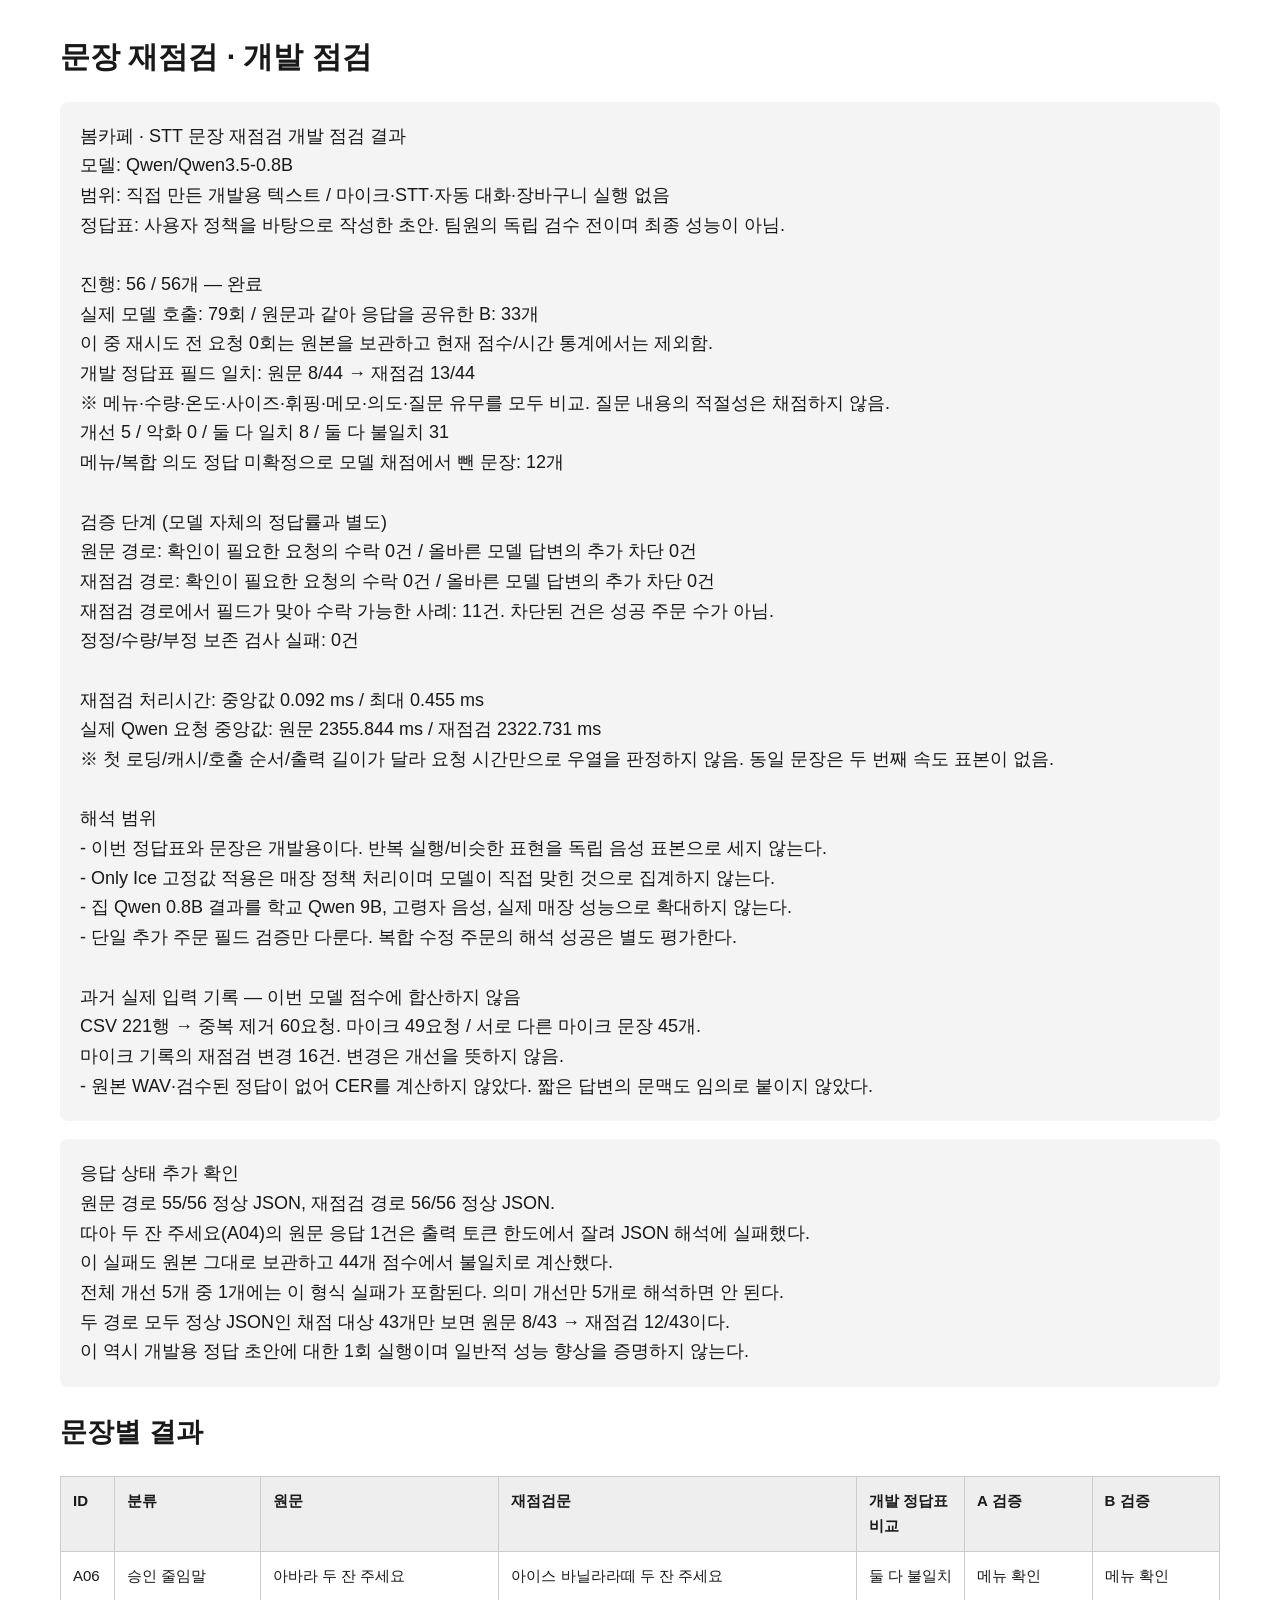
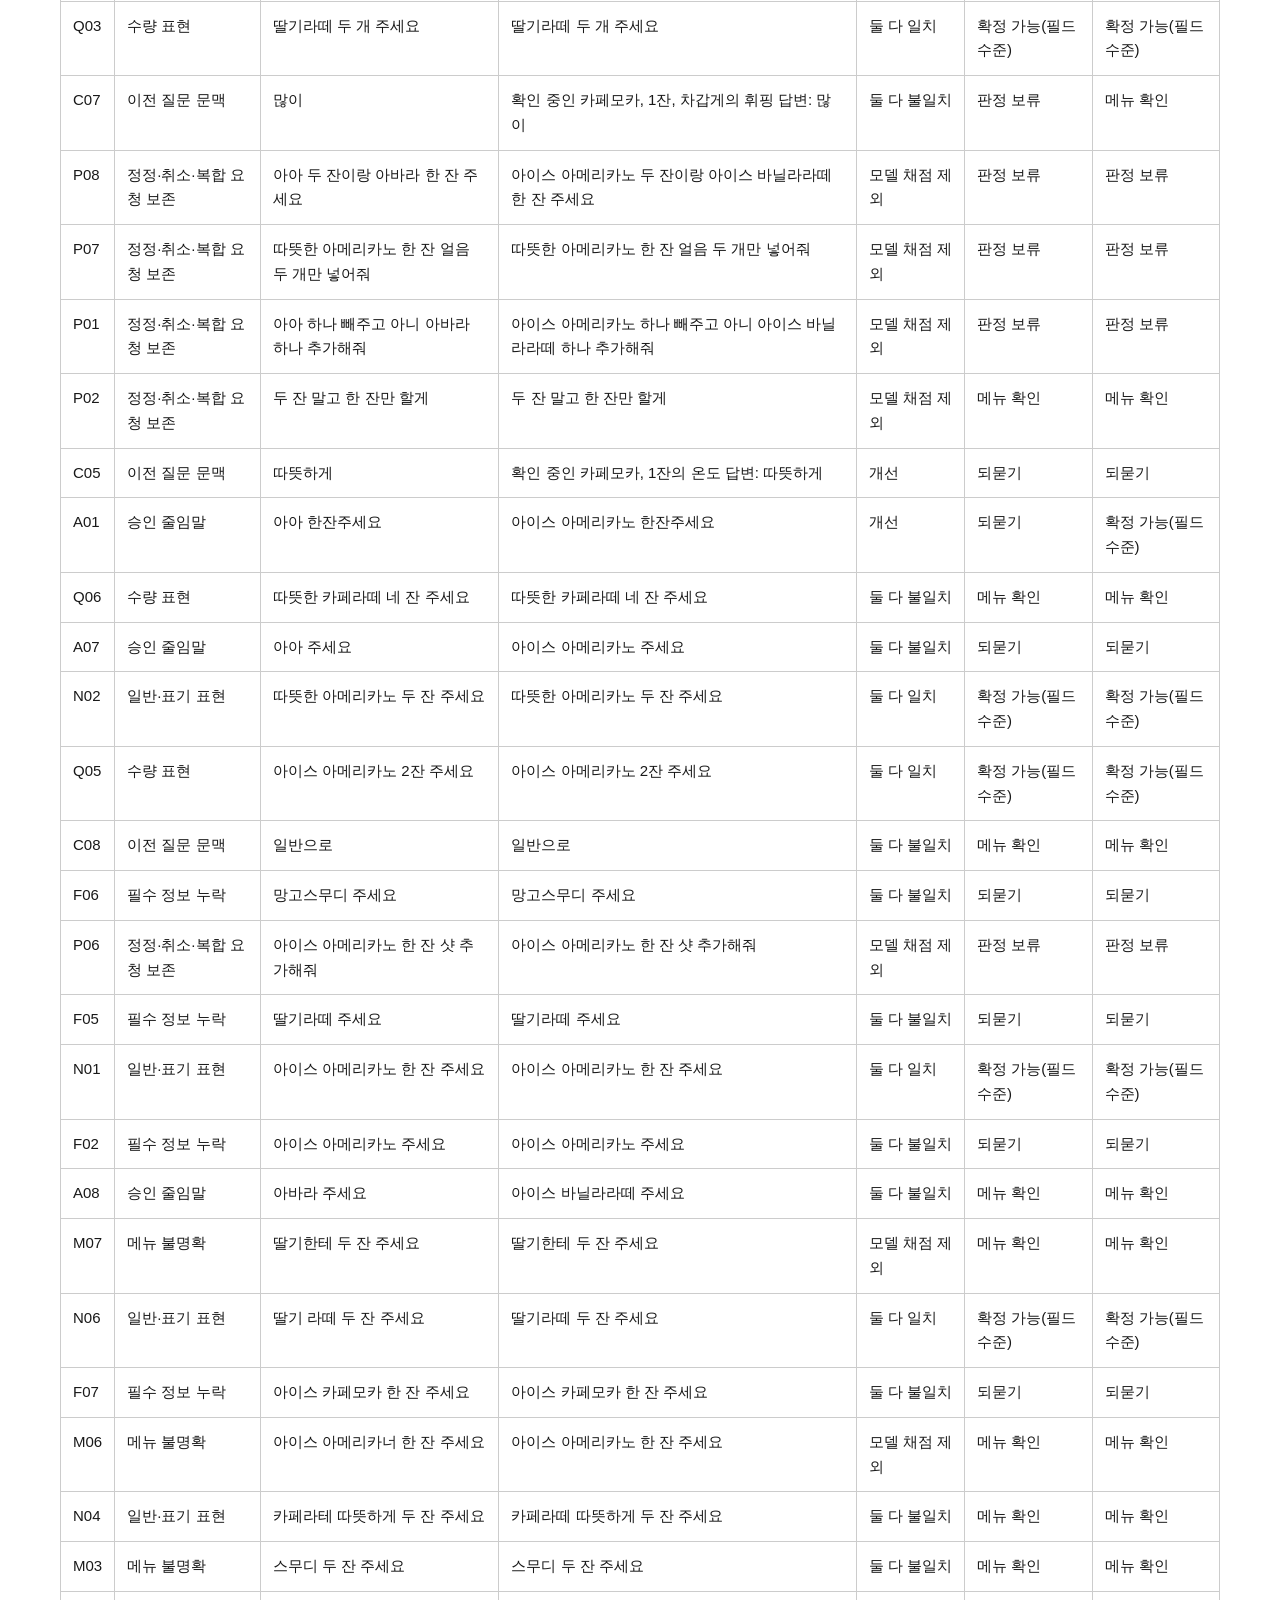
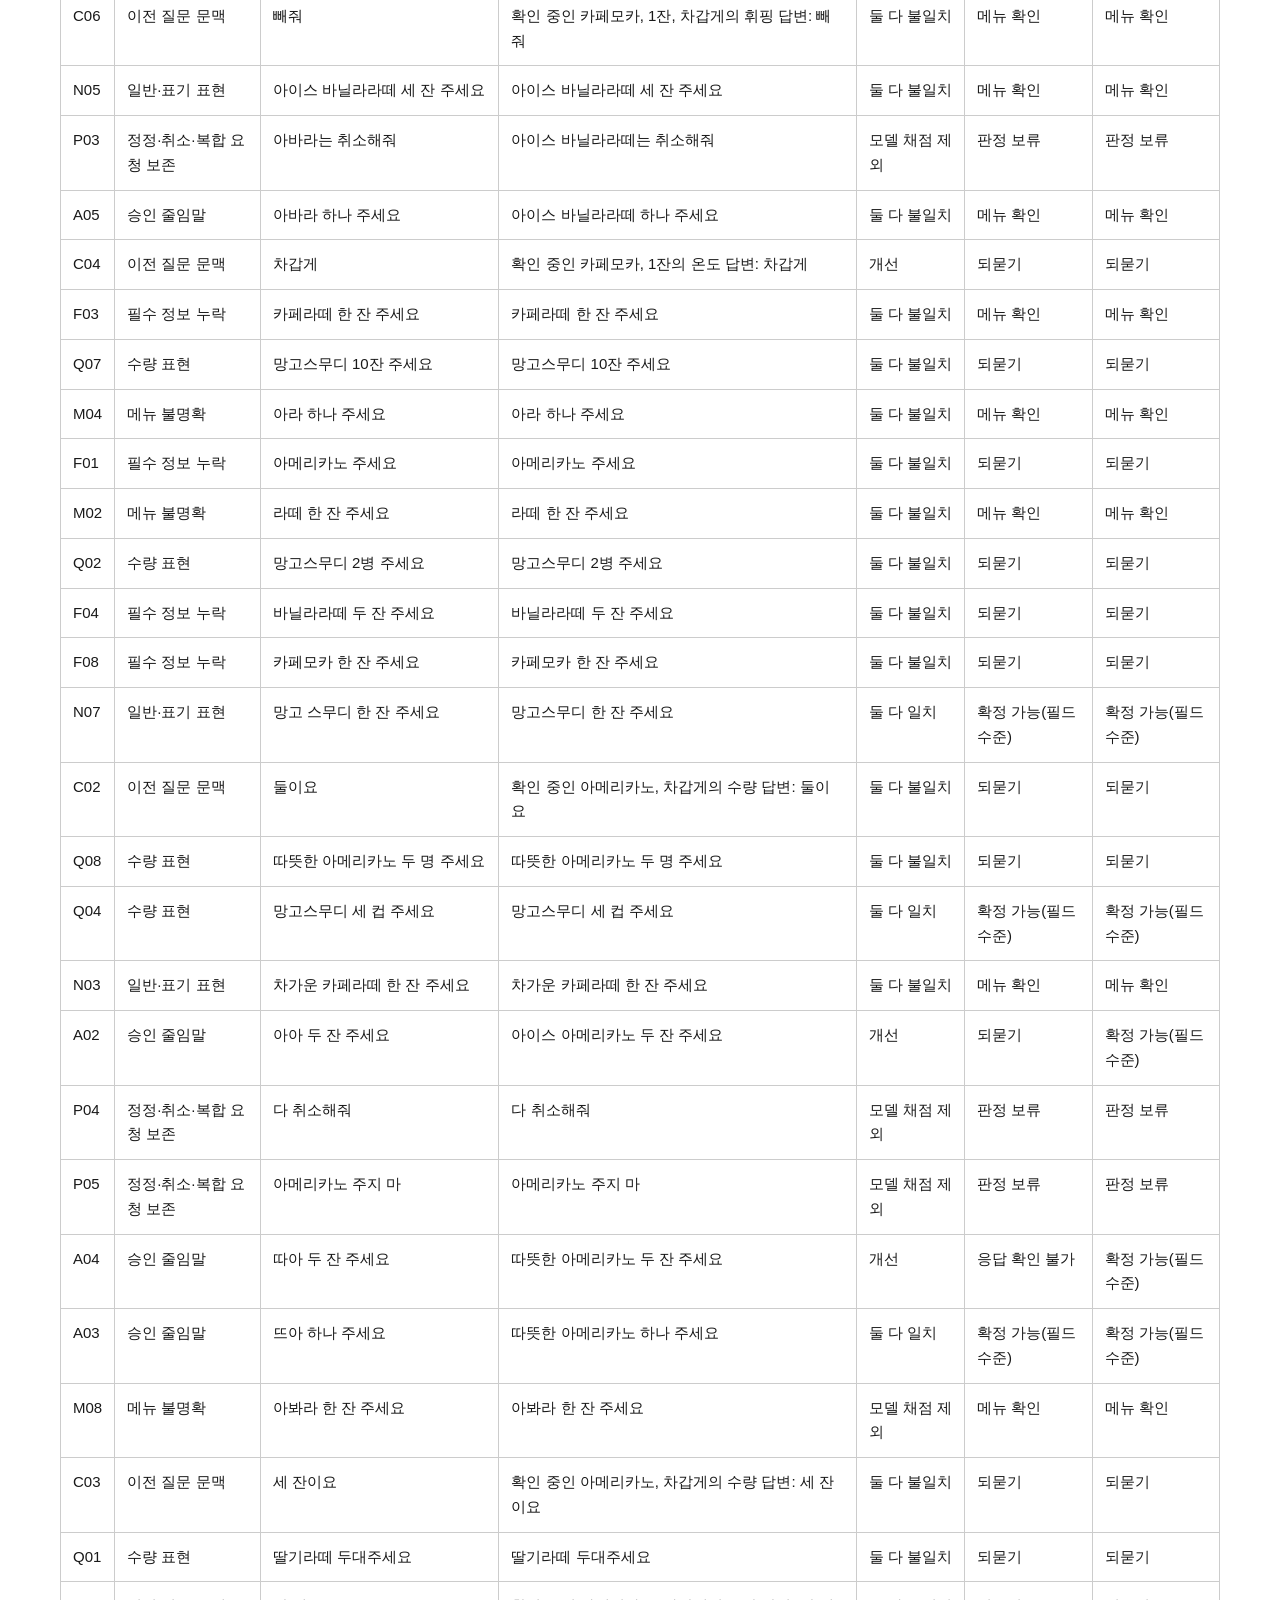
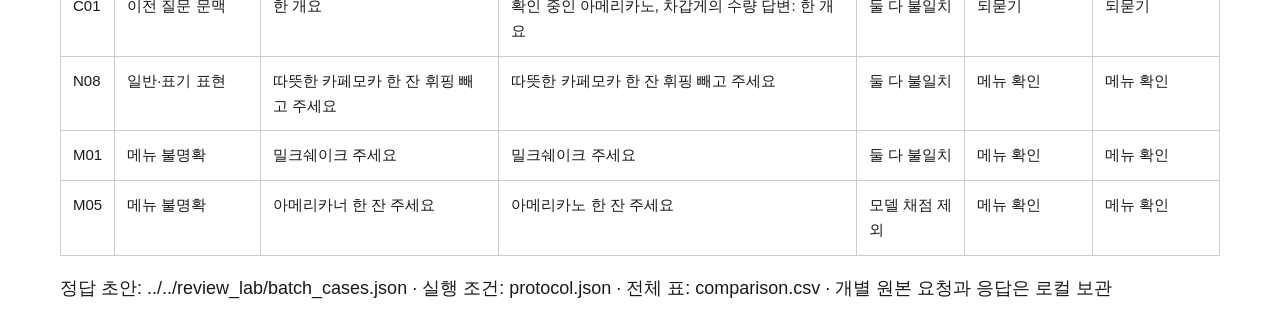
<file: ai/text-review/results/2026-11-22/summary.html>
<!doctype html><html lang="ko"><meta charset="utf-8"><meta name="viewport" content="width=device-width,initial-scale=1"><title>봄카페 · 재점검 실험 결과</title><style>body{font:18px/1.65 "Malgun Gothic",sans-serif;max-width:1160px;margin:32px auto;padding:0 24px;color:#191919;background:white}h1{font-size:30px}pre{white-space:pre-wrap;font:inherit;background:#f4f4f4;padding:20px;border-radius:8px}table{border-collapse:collapse;width:100%;font-size:15px}td,th{padding:12px;border:1px solid #ccc;text-align:left;vertical-align:top}th{background:#eee}.scroll{overflow:auto}</style><h1>문장 재점검 · 개발 점검</h1><pre>봄카페 · STT 문장 재점검 개발 점검 결과
모델: Qwen/Qwen3.5-0.8B
범위: 직접 만든 개발용 텍스트 / 마이크·STT·자동 대화·장바구니 실행 없음
정답표: 사용자 정책을 바탕으로 작성한 초안. 팀원의 독립 검수 전이며 최종 성능이 아님.

진행: 56 / 56개 — 완료
실제 모델 호출: 79회 / 원문과 같아 응답을 공유한 B: 33개
이 중 재시도 전 요청 0회는 원본을 보관하고 현재 점수/시간 통계에서는 제외함.
개발 정답표 필드 일치: 원문 8/44 → 재점검 13/44
※ 메뉴·수량·온도·사이즈·휘핑·메모·의도·질문 유무를 모두 비교. 질문 내용의 적절성은 채점하지 않음.
개선 5 / 악화 0 / 둘 다 일치 8 / 둘 다 불일치 31
메뉴/복합 의도 정답 미확정으로 모델 채점에서 뺀 문장: 12개

검증 단계 (모델 자체의 정답률과 별도)
원문 경로: 확인이 필요한 요청의 수락 0건 / 올바른 모델 답변의 추가 차단 0건
재점검 경로: 확인이 필요한 요청의 수락 0건 / 올바른 모델 답변의 추가 차단 0건
재점검 경로에서 필드가 맞아 수락 가능한 사례: 11건. 차단된 건은 성공 주문 수가 아님.
정정/수량/부정 보존 검사 실패: 0건

재점검 처리시간: 중앙값 0.092 ms / 최대 0.455 ms
실제 Qwen 요청 중앙값: 원문 2355.844 ms / 재점검 2322.731 ms
※ 첫 로딩/캐시/호출 순서/출력 길이가 달라 요청 시간만으로 우열을 판정하지 않음. 동일 문장은 두 번째 속도 표본이 없음.

해석 범위
- 이번 정답표와 문장은 개발용이다. 반복 실행/비슷한 표현을 독립 음성 표본으로 세지 않는다.
- Only Ice 고정값 적용은 매장 정책 처리이며 모델이 직접 맞힌 것으로 집계하지 않는다.
- 집 Qwen 0.8B 결과를 학교 Qwen 9B, 고령자 음성, 실제 매장 성능으로 확대하지 않는다.
- 단일 추가 주문 필드 검증만 다룬다. 복합 수정 주문의 해석 성공은 별도 평가한다.

과거 실제 입력 기록 — 이번 모델 점수에 합산하지 않음
CSV 221행 → 중복 제거 60요청. 마이크 49요청 / 서로 다른 마이크 문장 45개.
마이크 기록의 재점검 변경 16건. 변경은 개선을 뜻하지 않음.
- 원본 WAV·검수된 정답이 없어 CER를 계산하지 않았다. 짧은 답변의 문맥도 임의로 붙이지 않았다.
</pre><pre>응답 상태 추가 확인
원문 경로 55/56 정상 JSON, 재점검 경로 56/56 정상 JSON.
따아 두 잔 주세요(A04)의 원문 응답 1건은 출력 토큰 한도에서 잘려 JSON 해석에 실패했다.
이 실패도 원본 그대로 보관하고 44개 점수에서 불일치로 계산했다.
전체 개선 5개 중 1개에는 이 형식 실패가 포함된다. 의미 개선만 5개로 해석하면 안 된다.
두 경로 모두 정상 JSON인 채점 대상 43개만 보면 원문 8/43 → 재점검 12/43이다.
이 역시 개발용 정답 초안에 대한 1회 실행이며 일반적 성능 향상을 증명하지 않는다.
</pre><h2>문장별 결과</h2><div class="scroll"><table><thead><tr><th>ID</th><th>분류</th><th>원문</th><th>재점검문</th><th>개발 정답표 비교</th><th>A 검증</th><th>B 검증</th></tr></thead><tbody><tr><td>A06</td><td>승인 줄임말</td><td>아바라 두 잔 주세요</td><td>아이스 바닐라라떼 두 잔 주세요</td><td>둘 다 불일치</td><td>메뉴 확인</td><td>메뉴 확인</td></tr><tr><td>Q03</td><td>수량 표현</td><td>딸기라떼 두 개 주세요</td><td>딸기라떼 두 개 주세요</td><td>둘 다 일치</td><td>확정 가능(필드 수준)</td><td>확정 가능(필드 수준)</td></tr><tr><td>C07</td><td>이전 질문 문맥</td><td>많이</td><td>확인 중인 카페모카, 1잔, 차갑게의 휘핑 답변: 많이</td><td>둘 다 불일치</td><td>판정 보류</td><td>메뉴 확인</td></tr><tr><td>P08</td><td>정정·취소·복합 요청 보존</td><td>아아 두 잔이랑 아바라 한 잔 주세요</td><td>아이스 아메리카노 두 잔이랑 아이스 바닐라라떼 한 잔 주세요</td><td>모델 채점 제외</td><td>판정 보류</td><td>판정 보류</td></tr><tr><td>P07</td><td>정정·취소·복합 요청 보존</td><td>따뜻한 아메리카노 한 잔 얼음 두 개만 넣어줘</td><td>따뜻한 아메리카노 한 잔 얼음 두 개만 넣어줘</td><td>모델 채점 제외</td><td>판정 보류</td><td>판정 보류</td></tr><tr><td>P01</td><td>정정·취소·복합 요청 보존</td><td>아아 하나 빼주고 아니 아바라 하나 추가해줘</td><td>아이스 아메리카노 하나 빼주고 아니 아이스 바닐라라떼 하나 추가해줘</td><td>모델 채점 제외</td><td>판정 보류</td><td>판정 보류</td></tr><tr><td>P02</td><td>정정·취소·복합 요청 보존</td><td>두 잔 말고 한 잔만 할게</td><td>두 잔 말고 한 잔만 할게</td><td>모델 채점 제외</td><td>메뉴 확인</td><td>메뉴 확인</td></tr><tr><td>C05</td><td>이전 질문 문맥</td><td>따뜻하게</td><td>확인 중인 카페모카, 1잔의 온도 답변: 따뜻하게</td><td>개선</td><td>되묻기</td><td>되묻기</td></tr><tr><td>A01</td><td>승인 줄임말</td><td>아아 한잔주세요</td><td>아이스 아메리카노 한잔주세요</td><td>개선</td><td>되묻기</td><td>확정 가능(필드 수준)</td></tr><tr><td>Q06</td><td>수량 표현</td><td>따뜻한 카페라떼 네 잔 주세요</td><td>따뜻한 카페라떼 네 잔 주세요</td><td>둘 다 불일치</td><td>메뉴 확인</td><td>메뉴 확인</td></tr><tr><td>A07</td><td>승인 줄임말</td><td>아아 주세요</td><td>아이스 아메리카노 주세요</td><td>둘 다 불일치</td><td>되묻기</td><td>되묻기</td></tr><tr><td>N02</td><td>일반·표기 표현</td><td>따뜻한 아메리카노 두 잔 주세요</td><td>따뜻한 아메리카노 두 잔 주세요</td><td>둘 다 일치</td><td>확정 가능(필드 수준)</td><td>확정 가능(필드 수준)</td></tr><tr><td>Q05</td><td>수량 표현</td><td>아이스 아메리카노 2잔 주세요</td><td>아이스 아메리카노 2잔 주세요</td><td>둘 다 일치</td><td>확정 가능(필드 수준)</td><td>확정 가능(필드 수준)</td></tr><tr><td>C08</td><td>이전 질문 문맥</td><td>일반으로</td><td>일반으로</td><td>둘 다 불일치</td><td>메뉴 확인</td><td>메뉴 확인</td></tr><tr><td>F06</td><td>필수 정보 누락</td><td>망고스무디 주세요</td><td>망고스무디 주세요</td><td>둘 다 불일치</td><td>되묻기</td><td>되묻기</td></tr><tr><td>P06</td><td>정정·취소·복합 요청 보존</td><td>아이스 아메리카노 한 잔 샷 추가해줘</td><td>아이스 아메리카노 한 잔 샷 추가해줘</td><td>모델 채점 제외</td><td>판정 보류</td><td>판정 보류</td></tr><tr><td>F05</td><td>필수 정보 누락</td><td>딸기라떼 주세요</td><td>딸기라떼 주세요</td><td>둘 다 불일치</td><td>되묻기</td><td>되묻기</td></tr><tr><td>N01</td><td>일반·표기 표현</td><td>아이스 아메리카노 한 잔 주세요</td><td>아이스 아메리카노 한 잔 주세요</td><td>둘 다 일치</td><td>확정 가능(필드 수준)</td><td>확정 가능(필드 수준)</td></tr><tr><td>F02</td><td>필수 정보 누락</td><td>아이스 아메리카노 주세요</td><td>아이스 아메리카노 주세요</td><td>둘 다 불일치</td><td>되묻기</td><td>되묻기</td></tr><tr><td>A08</td><td>승인 줄임말</td><td>아바라 주세요</td><td>아이스 바닐라라떼 주세요</td><td>둘 다 불일치</td><td>메뉴 확인</td><td>메뉴 확인</td></tr><tr><td>M07</td><td>메뉴 불명확</td><td>딸기한테 두 잔 주세요</td><td>딸기한테 두 잔 주세요</td><td>모델 채점 제외</td><td>메뉴 확인</td><td>메뉴 확인</td></tr><tr><td>N06</td><td>일반·표기 표현</td><td>딸기 라떼 두 잔 주세요</td><td>딸기라떼 두 잔 주세요</td><td>둘 다 일치</td><td>확정 가능(필드 수준)</td><td>확정 가능(필드 수준)</td></tr><tr><td>F07</td><td>필수 정보 누락</td><td>아이스 카페모카 한 잔 주세요</td><td>아이스 카페모카 한 잔 주세요</td><td>둘 다 불일치</td><td>되묻기</td><td>되묻기</td></tr><tr><td>M06</td><td>메뉴 불명확</td><td>아이스 아메리카너 한 잔 주세요</td><td>아이스 아메리카노 한 잔 주세요</td><td>모델 채점 제외</td><td>메뉴 확인</td><td>메뉴 확인</td></tr><tr><td>N04</td><td>일반·표기 표현</td><td>카페라테 따뜻하게 두 잔 주세요</td><td>카페라떼 따뜻하게 두 잔 주세요</td><td>둘 다 불일치</td><td>메뉴 확인</td><td>메뉴 확인</td></tr><tr><td>M03</td><td>메뉴 불명확</td><td>스무디 두 잔 주세요</td><td>스무디 두 잔 주세요</td><td>둘 다 불일치</td><td>메뉴 확인</td><td>메뉴 확인</td></tr><tr><td>C06</td><td>이전 질문 문맥</td><td>빼줘</td><td>확인 중인 카페모카, 1잔, 차갑게의 휘핑 답변: 빼줘</td><td>둘 다 불일치</td><td>메뉴 확인</td><td>메뉴 확인</td></tr><tr><td>N05</td><td>일반·표기 표현</td><td>아이스 바닐라라떼 세 잔 주세요</td><td>아이스 바닐라라떼 세 잔 주세요</td><td>둘 다 불일치</td><td>메뉴 확인</td><td>메뉴 확인</td></tr><tr><td>P03</td><td>정정·취소·복합 요청 보존</td><td>아바라는 취소해줘</td><td>아이스 바닐라라떼는 취소해줘</td><td>모델 채점 제외</td><td>판정 보류</td><td>판정 보류</td></tr><tr><td>A05</td><td>승인 줄임말</td><td>아바라 하나 주세요</td><td>아이스 바닐라라떼 하나 주세요</td><td>둘 다 불일치</td><td>메뉴 확인</td><td>메뉴 확인</td></tr><tr><td>C04</td><td>이전 질문 문맥</td><td>차갑게</td><td>확인 중인 카페모카, 1잔의 온도 답변: 차갑게</td><td>개선</td><td>되묻기</td><td>되묻기</td></tr><tr><td>F03</td><td>필수 정보 누락</td><td>카페라떼 한 잔 주세요</td><td>카페라떼 한 잔 주세요</td><td>둘 다 불일치</td><td>메뉴 확인</td><td>메뉴 확인</td></tr><tr><td>Q07</td><td>수량 표현</td><td>망고스무디 10잔 주세요</td><td>망고스무디 10잔 주세요</td><td>둘 다 불일치</td><td>되묻기</td><td>되묻기</td></tr><tr><td>M04</td><td>메뉴 불명확</td><td>아라 하나 주세요</td><td>아라 하나 주세요</td><td>둘 다 불일치</td><td>메뉴 확인</td><td>메뉴 확인</td></tr><tr><td>F01</td><td>필수 정보 누락</td><td>아메리카노 주세요</td><td>아메리카노 주세요</td><td>둘 다 불일치</td><td>되묻기</td><td>되묻기</td></tr><tr><td>M02</td><td>메뉴 불명확</td><td>라떼 한 잔 주세요</td><td>라떼 한 잔 주세요</td><td>둘 다 불일치</td><td>메뉴 확인</td><td>메뉴 확인</td></tr><tr><td>Q02</td><td>수량 표현</td><td>망고스무디 2병 주세요</td><td>망고스무디 2병 주세요</td><td>둘 다 불일치</td><td>되묻기</td><td>되묻기</td></tr><tr><td>F04</td><td>필수 정보 누락</td><td>바닐라라떼 두 잔 주세요</td><td>바닐라라떼 두 잔 주세요</td><td>둘 다 불일치</td><td>되묻기</td><td>되묻기</td></tr><tr><td>F08</td><td>필수 정보 누락</td><td>카페모카 한 잔 주세요</td><td>카페모카 한 잔 주세요</td><td>둘 다 불일치</td><td>되묻기</td><td>되묻기</td></tr><tr><td>N07</td><td>일반·표기 표현</td><td>망고 스무디 한 잔 주세요</td><td>망고스무디 한 잔 주세요</td><td>둘 다 일치</td><td>확정 가능(필드 수준)</td><td>확정 가능(필드 수준)</td></tr><tr><td>C02</td><td>이전 질문 문맥</td><td>둘이요</td><td>확인 중인 아메리카노, 차갑게의 수량 답변: 둘이요</td><td>둘 다 불일치</td><td>되묻기</td><td>되묻기</td></tr><tr><td>Q08</td><td>수량 표현</td><td>따뜻한 아메리카노 두 명 주세요</td><td>따뜻한 아메리카노 두 명 주세요</td><td>둘 다 불일치</td><td>되묻기</td><td>되묻기</td></tr><tr><td>Q04</td><td>수량 표현</td><td>망고스무디 세 컵 주세요</td><td>망고스무디 세 컵 주세요</td><td>둘 다 일치</td><td>확정 가능(필드 수준)</td><td>확정 가능(필드 수준)</td></tr><tr><td>N03</td><td>일반·표기 표현</td><td>차가운 카페라떼 한 잔 주세요</td><td>차가운 카페라떼 한 잔 주세요</td><td>둘 다 불일치</td><td>메뉴 확인</td><td>메뉴 확인</td></tr><tr><td>A02</td><td>승인 줄임말</td><td>아아 두 잔 주세요</td><td>아이스 아메리카노 두 잔 주세요</td><td>개선</td><td>되묻기</td><td>확정 가능(필드 수준)</td></tr><tr><td>P04</td><td>정정·취소·복합 요청 보존</td><td>다 취소해줘</td><td>다 취소해줘</td><td>모델 채점 제외</td><td>판정 보류</td><td>판정 보류</td></tr><tr><td>P05</td><td>정정·취소·복합 요청 보존</td><td>아메리카노 주지 마</td><td>아메리카노 주지 마</td><td>모델 채점 제외</td><td>판정 보류</td><td>판정 보류</td></tr><tr><td>A04</td><td>승인 줄임말</td><td>따아 두 잔 주세요</td><td>따뜻한 아메리카노 두 잔 주세요</td><td>개선</td><td>응답 확인 불가</td><td>확정 가능(필드 수준)</td></tr><tr><td>A03</td><td>승인 줄임말</td><td>뜨아 하나 주세요</td><td>따뜻한 아메리카노 하나 주세요</td><td>둘 다 일치</td><td>확정 가능(필드 수준)</td><td>확정 가능(필드 수준)</td></tr><tr><td>M08</td><td>메뉴 불명확</td><td>아봐라 한 잔 주세요</td><td>아봐라 한 잔 주세요</td><td>모델 채점 제외</td><td>메뉴 확인</td><td>메뉴 확인</td></tr><tr><td>C03</td><td>이전 질문 문맥</td><td>세 잔이요</td><td>확인 중인 아메리카노, 차갑게의 수량 답변: 세 잔이요</td><td>둘 다 불일치</td><td>되묻기</td><td>되묻기</td></tr><tr><td>Q01</td><td>수량 표현</td><td>딸기라떼 두대주세요</td><td>딸기라떼 두대주세요</td><td>둘 다 불일치</td><td>되묻기</td><td>되묻기</td></tr><tr><td>C01</td><td>이전 질문 문맥</td><td>한 개요</td><td>확인 중인 아메리카노, 차갑게의 수량 답변: 한 개요</td><td>둘 다 불일치</td><td>되묻기</td><td>되묻기</td></tr><tr><td>N08</td><td>일반·표기 표현</td><td>따뜻한 카페모카 한 잔 휘핑 빼고 주세요</td><td>따뜻한 카페모카 한 잔 휘핑 빼고 주세요</td><td>둘 다 불일치</td><td>메뉴 확인</td><td>메뉴 확인</td></tr><tr><td>M01</td><td>메뉴 불명확</td><td>밀크쉐이크 주세요</td><td>밀크쉐이크 주세요</td><td>둘 다 불일치</td><td>메뉴 확인</td><td>메뉴 확인</td></tr><tr><td>M05</td><td>메뉴 불명확</td><td>아메리카너 한 잔 주세요</td><td>아메리카노 한 잔 주세요</td><td>모델 채점 제외</td><td>메뉴 확인</td><td>메뉴 확인</td></tr></tbody></table></div><p>정답 초안: ../../review_lab/batch_cases.json · 실행 조건: protocol.json · 전체 표: comparison.csv · 개별 원본 요청과 응답은 로컬 보관</p></html>
</file>
